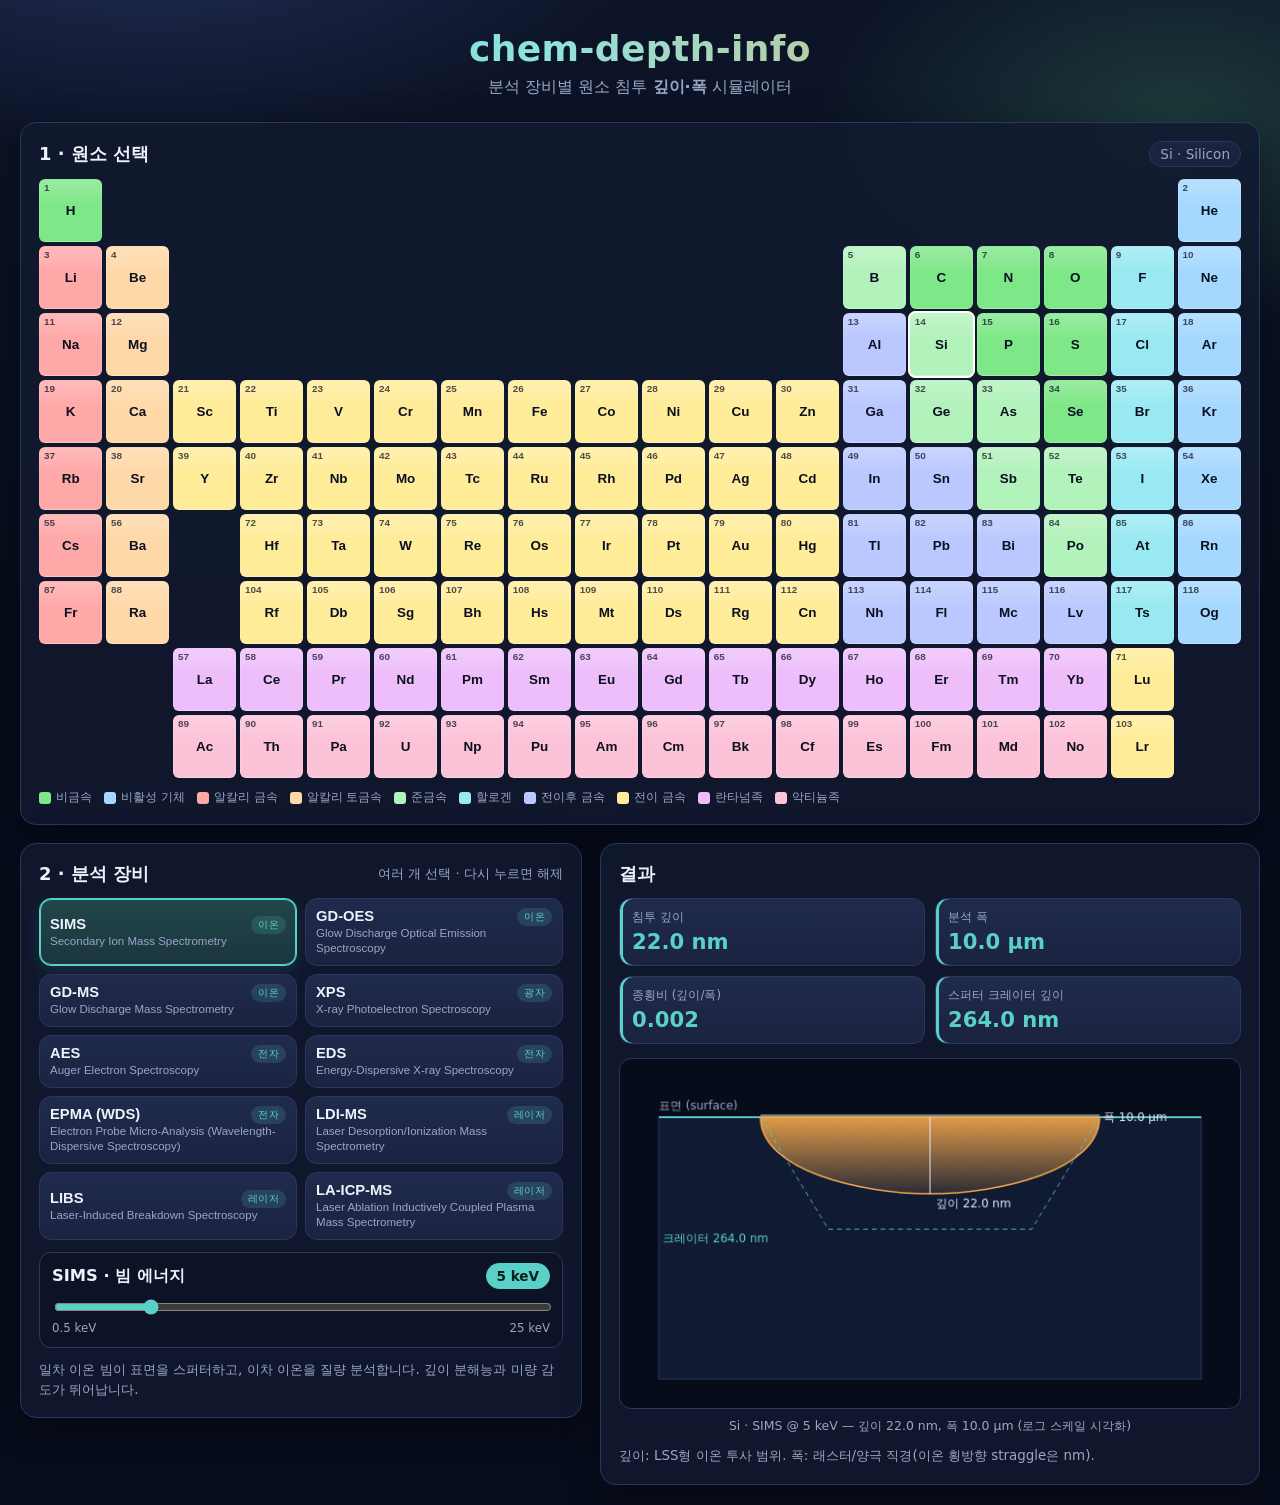
<file: docs/index.html>
<!DOCTYPE html>
<html lang="ko">
<head>
  <meta charset="utf-8" />
  <meta name="viewport" content="width=device-width, initial-scale=1, viewport-fit=cover" />
  <meta name="theme-color" content="#080d1c" />
  <title>chem-depth-info · 화학 분석 깊이 시뮬레이터</title>
  <script>
    (function () {
      var path = location.pathname;
      var dir = path.endsWith("/") ? path : path.replace(/\/[^/]*$/, "/");
      var base = document.createElement("base");
      base.href = dir;
      document.head.appendChild(base);
    })();
  </script>
  <link rel="stylesheet" href="css/style.css" />
</head>
<body>
  <header class="app-header">
    <h1>chem-depth-info</h1>
    <p class="tagline">분석 장비별 원소 침투 <strong>깊이·폭</strong> 시뮬레이터</p>
    <p id="load-error" class="equipment-desc" hidden></p>
  </header>

  <main class="layout">
    <section class="panel table-panel" aria-label="주기율표">
      <div class="panel-title">
        <h2>1 · 원소 선택</h2>
        <span id="selected-label" class="pill">—</span>
      </div>
      <div id="periodic-table" class="periodic-table" role="grid"></div>
      <ul class="legend" id="legend"></ul>
    </section>

    <section class="panel control-panel">
      <div class="panel-title">
        <h2>2 · 분석 장비</h2>
        <span class="hint">여러 개 선택 · 다시 누르면 해제</span>
      </div>
      <div id="equipment-list" class="equipment-list" role="group"></div>
      <div id="control-stack"></div>
      <p id="equipment-desc" class="equipment-desc"></p>
    </section>

    <section class="panel result-panel">
      <div class="panel-title"><h2>결과</h2></div>
      <div class="metrics" id="metrics">
        <div class="metric">
          <span class="metric-label" id="m-depth-label">침투 깊이</span>
          <span class="metric-value" id="m-depth">—</span>
        </div>
        <div class="metric">
          <span class="metric-label" id="m-width-label">분석 폭</span>
          <span class="metric-value" id="m-width">—</span>
        </div>
        <div class="metric">
          <span class="metric-label">종횡비 (깊이/폭)</span>
          <span class="metric-value" id="m-aspect">—</span>
        </div>
        <div class="metric" id="shots-metric" hidden>
          <span class="metric-label">Shot 수</span>
          <span class="metric-value" id="m-shots">—</span>
        </div>
        <div class="metric" id="crater-metric" hidden>
          <span class="metric-label" id="crater-label">크레이터 깊이</span>
          <span class="metric-value" id="m-crater">—</span>
        </div>
      </div>
      <ul id="compare-legend" class="compare-legend" hidden></ul>
      <figure class="viz">
        <canvas id="viz-canvas" width="640" height="360" aria-label="단면 시각화"></canvas>
        <figcaption id="viz-caption">원소와 장비를 선택하면 단면이 그려집니다.</figcaption>
        <p id="model-note" class="equipment-desc"></p>
      </figure>
    </section>
  </main>

  <script src="js/simulation.js"></script>
  <script src="js/workspace.js"></script>
  <script src="js/app.js"></script>
</body>
</html>
</file>
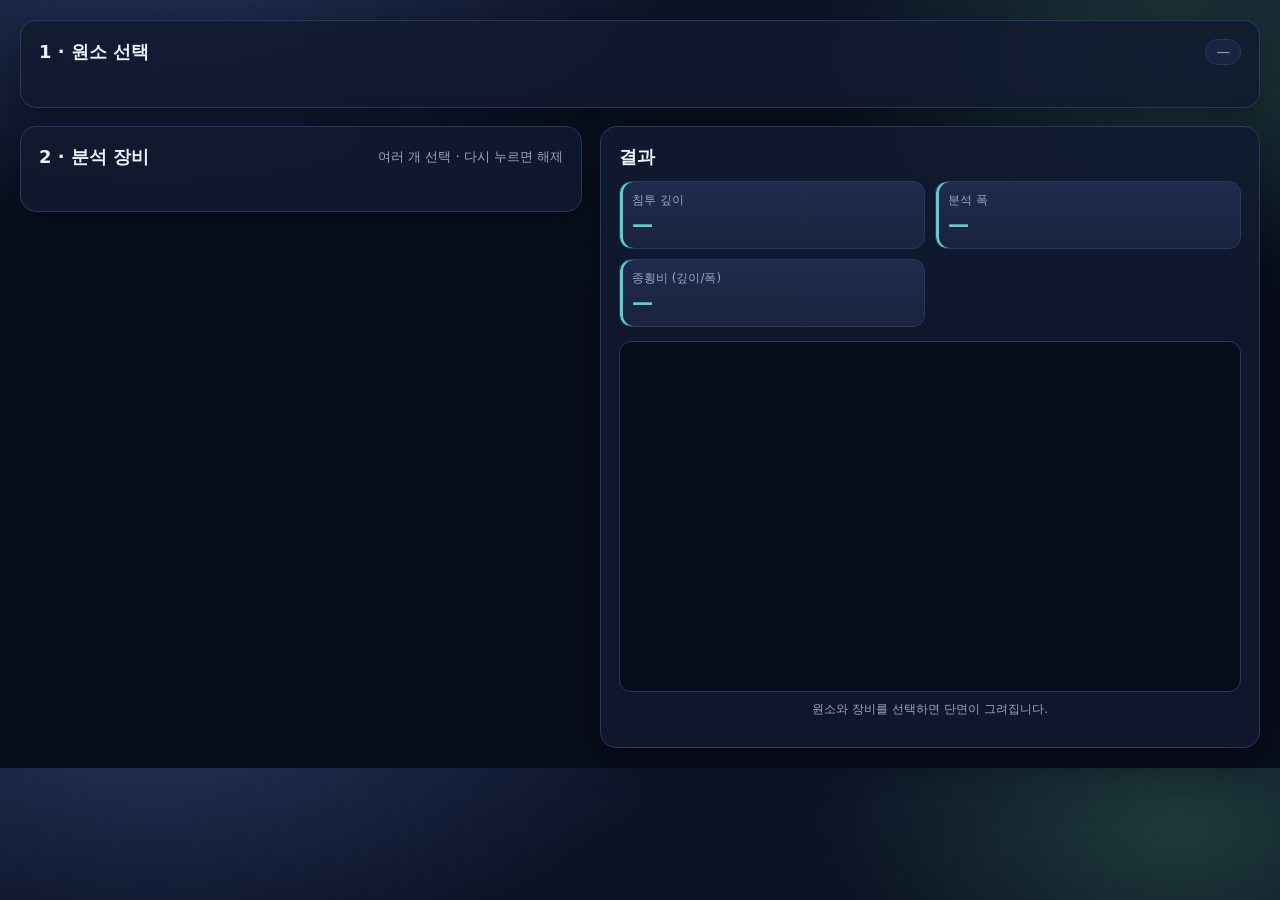
<file: app/picker/index.html>
<!DOCTYPE html>
<html lang="ko">
<head>
  <meta charset="utf-8" />
  <meta name="viewport" content="width=device-width, initial-scale=1" />
  <link rel="stylesheet" href="style.css" />
  <style>
    body { min-height: 0; }
    .layout { max-width: none; }
  </style>
</head>
<body>
  <main class="layout">
    <section class="panel table-panel" aria-label="주기율표">
      <div class="panel-title">
        <h2>1 · 원소 선택</h2>
        <span id="selected-label" class="pill">—</span>
      </div>
      <div id="periodic-table" class="periodic-table" role="grid"></div>
      <ul class="legend" id="legend"></ul>
    </section>

    <section class="panel control-panel">
      <div class="panel-title">
        <h2>2 · 분석 장비</h2>
        <span class="hint">여러 개 선택 · 다시 누르면 해제</span>
      </div>
      <div id="equipment-list" class="equipment-list" role="group"></div>
      <div id="control-stack"></div>
      <p id="equipment-desc" class="equipment-desc"></p>
    </section>

    <section class="panel result-panel">
      <div class="panel-title"><h2>결과</h2></div>
      <div class="metrics" id="metrics">
        <div class="metric">
          <span class="metric-label" id="m-depth-label">침투 깊이</span>
          <span class="metric-value" id="m-depth">—</span>
        </div>
        <div class="metric">
          <span class="metric-label" id="m-width-label">분석 폭</span>
          <span class="metric-value" id="m-width">—</span>
        </div>
        <div class="metric">
          <span class="metric-label">종횡비 (깊이/폭)</span>
          <span class="metric-value" id="m-aspect">—</span>
        </div>
        <div class="metric" id="shots-metric" hidden>
          <span class="metric-label">Shot 수</span>
          <span class="metric-value" id="m-shots">—</span>
        </div>
        <div class="metric" id="crater-metric" hidden>
          <span class="metric-label" id="crater-label">크레이터 깊이</span>
          <span class="metric-value" id="m-crater">—</span>
        </div>
      </div>
      <ul id="compare-legend" class="compare-legend" hidden></ul>
      <figure class="viz">
        <canvas id="viz-canvas" width="640" height="360" aria-label="단면 시각화"></canvas>
        <figcaption id="viz-caption">원소와 장비를 선택하면 단면이 그려집니다.</figcaption>
        <p id="model-note" class="equipment-desc"></p>
      </figure>
    </section>
  </main>
  <script src="simulation.js"></script>
  <script src="workspace.js"></script>
  <script>
    let started = false;

    function reportFrameHeight() {
      const height = Math.ceil(document.documentElement.scrollHeight) + 8;
      window.parent.postMessage({
        isStreamlitMessage: true,
        type: "streamlit:setFrameHeight",
        height,
      }, "*");
    }
    window.reportFrameHeight = reportFrameHeight;

    window.addEventListener("message", (event) => {
      if (!event.data || event.data.type !== "streamlit:render" || started) return;
      const args = event.data.args || {};
      if (!args.elements || !args.elements.length || !args.equipment || !args.equipment.length) return;
      started = true;
      startWorkspace({
        elements: args.elements,
        equipment: args.equipment,
        computeAll(symbol, eqs, controls) {
          const el = args.elements.find((item) => item.symbol === symbol);
          return eqs.map((key) => {
            const ctrl = controls[key];
            const data = simulate(el, key, ctrl.energy, ctrl.shots);
            data.element = {
              symbol: el.symbol,
              name: el.name,
              number: el.number,
              density: el.density,
              atomic_mass: el.atomic_mass,
            };
            return data;
          });
        },
      });
      reportFrameHeight();
    });

    if (window.ResizeObserver) {
      new ResizeObserver(() => reportFrameHeight()).observe(document.body);
    }
    window.parent.postMessage({
      isStreamlitMessage: true,
      type: "streamlit:componentReady",
      apiVersion: 1,
    }, "*");
  </script>
</body>
</html>
</file>
<file: docs/css/style.css>
:root {
  --bg: #080d1c;
  --bg-panel: rgba(18, 26, 48, 0.86);
  --bg-panel-2: #1a2340;
  --text: #eef2fb;
  --text-dim: #9aa6c4;
  --accent: #5ad1c8;
  --accent-2: #f6a94b;
  --accent-soft: rgba(90, 209, 200, 0.16);
  --border: #2a3760;
  --shadow: 0 10px 36px rgba(0, 0, 0, 0.38);
  --radius: 16px;
  --ink: #0b1020;
  --font: clamp(13px, 1.45vw, 16px);
}

* { box-sizing: border-box; }

html {
  font-size: var(--font);
  -webkit-text-size-adjust: 100%;
}

body {
  margin: 0;
  font-family: system-ui, -apple-system, "Segoe UI", Roboto, "Noto Sans KR", sans-serif;
  background:
    radial-gradient(900px 480px at 12% -8%, #24315a 0%, transparent 58%),
    radial-gradient(720px 420px at 92% 8%, #1d3a3a 0%, transparent 50%),
    linear-gradient(180deg, #0d1428 0%, var(--bg) 40%);
  color: var(--text);
  min-height: 100vh;
}

.app-header {
  padding: clamp(16px, 2.4vw, 28px) 20px 4px;
  text-align: center;
}
.app-header h1 {
  margin: 0;
  font-size: clamp(1.35rem, 3.4vw, 2.25rem);
  letter-spacing: 0.4px;
  background: linear-gradient(90deg, var(--accent), #8ee4de 42%, var(--accent-2));
  -webkit-background-clip: text;
  background-clip: text;
  color: transparent;
}
.tagline {
  margin: 8px 0 0;
  color: var(--text-dim);
  font-size: clamp(0.82rem, 1.6vw, 1rem);
}

.layout {
  display: grid;
  grid-template-columns: minmax(280px, 0.92fr) minmax(320px, 1.08fr);
  gap: clamp(12px, 1.6vw, 18px);
  padding: clamp(10px, 1.8vw, 20px);
  max-width: 1520px;
  margin: 0 auto;
  align-items: start;
}
.table-panel { grid-column: 1 / -1; }

.panel {
  background: var(--bg-panel);
  border: 1px solid var(--border);
  border-radius: var(--radius);
  padding: clamp(12px, 1.6vw, 18px);
  box-shadow: var(--shadow);
  backdrop-filter: blur(10px);
}
.panel-title {
  display: flex;
  align-items: center;
  justify-content: space-between;
  gap: 10px;
  margin-bottom: 12px;
}
.panel-title h2 {
  margin: 0;
  font-size: clamp(0.95rem, 1.6vw, 1.12rem);
  color: var(--text);
}
.panel-title h3, .energy-head h3 {
  margin: 0;
  font-size: clamp(0.9rem, 1.5vw, 1.02rem);
}

.pill {
  font-size: clamp(0.72rem, 1.2vw, 0.85rem);
  padding: 4px 10px;
  border-radius: 999px;
  background: var(--bg-panel-2);
  border: 1px solid var(--border);
  color: var(--text-dim);
  white-space: nowrap;
}
.pill-accent {
  color: #08201e;
  background: var(--accent);
  border-color: var(--accent);
  font-weight: 700;
}

.periodic-table {
  display: grid;
  grid-template-columns: repeat(18, minmax(0, 1fr));
  grid-auto-rows: 1fr;
  gap: clamp(2px, 0.28vw, 4px);
}
.element {
  position: relative;
  aspect-ratio: 1 / 1;
  border: 1px solid rgba(255, 255, 255, 0.1);
  border-radius: 6px;
  background:
    linear-gradient(180deg, rgba(255,255,255,0.22), transparent 42%),
    var(--cat, #ced4da);
  color: var(--ink);
  cursor: pointer;
  padding: 2px;
  font-weight: 700;
  display: flex;
  flex-direction: column;
  justify-content: center;
  align-items: center;
  transition: transform 0.1s ease, box-shadow 0.1s ease;
  outline: 2px solid transparent;
  min-width: 0;
}
.element:hover { transform: translateY(-2px); box-shadow: 0 6px 14px rgba(0,0,0,0.35); z-index: 2; }
.element.selected { outline-color: #fff; box-shadow: 0 0 0 2px var(--accent-2); z-index: 3; }
.element .num {
  position: absolute;
  top: 2px;
  left: 4px;
  font-size: clamp(0.38rem, 0.72vw, 0.62rem);
  opacity: 0.72;
  font-weight: 600;
}
.element .sym { font-size: clamp(0.52rem, 1.25vw, 1.05rem); line-height: 1; }

.cat-nonmetals { --cat: #7ee787; }
.cat-noble-gases { --cat: #a5d8ff; }
.cat-alkali-metals { --cat: #ffa8a8; }
.cat-alkaline-earth-metals { --cat: #ffd8a8; }
.cat-metalloids { --cat: #b2f2bb; }
.cat-halogens { --cat: #99e9f2; }
.cat-post-transition-metals, .cat-poor-metals { --cat: #bac8ff; }
.cat-transition-metals { --cat: #ffec99; }
.cat-lanthanides { --cat: #eebefa; }
.cat-actinides { --cat: #fcc2d7; }
.cat-unknown { --cat: #ced4da; }

.legend {
  list-style: none;
  display: flex;
  flex-wrap: wrap;
  gap: 6px 12px;
  padding: 12px 0 0;
  margin: 0;
  font-size: clamp(0.64rem, 1.1vw, 0.74rem);
  color: var(--text-dim);
}
.legend li { display: flex; align-items: center; gap: 5px; }
.legend .swatch { width: 12px; height: 12px; border-radius: 3px; background: var(--cat); }

.equipment-list {
  display: grid;
  grid-template-columns: repeat(2, minmax(0, 1fr));
  gap: 8px;
}
.equipment-btn {
  text-align: left;
  border: 1px solid var(--border);
  background: linear-gradient(180deg, #202a4c, var(--bg-panel-2));
  color: var(--text);
  border-radius: 12px;
  padding: 9px 10px;
  cursor: pointer;
  transition: border-color 0.12s, transform 0.12s, background 0.12s;
  min-width: 0;
}
.equipment-btn:hover { border-color: var(--accent); transform: translateY(-1px); }
.equipment-btn.active {
  border-color: var(--accent);
  background: linear-gradient(180deg, #21464a, #1b3540);
  box-shadow: inset 0 0 0 1px var(--accent), 0 6px 16px rgba(90, 209, 200, 0.12);
}
.equipment-btn .eq-name { font-weight: 750; font-size: clamp(0.78rem, 1.2vw, 0.92rem); }
.equipment-btn .eq-full {
  display: block;
  font-size: clamp(0.62rem, 1vw, 0.72rem);
  color: var(--text-dim);
  margin-top: 2px;
  line-height: 1.3;
}
.equipment-btn .eq-probe {
  float: right;
  font-size: 0.62rem;
  text-transform: uppercase;
  letter-spacing: 0.4px;
  color: var(--accent);
  background: var(--accent-soft);
  border-radius: 999px;
  padding: 2px 7px;
}

.energy-block, .shots-block { margin-top: 16px; }
.energy-head { display: flex; align-items: center; justify-content: space-between; margin-bottom: 8px; }
#energy-slider, #shots-slider { width: 100%; accent-color: var(--accent); }
.energy-scale { display: flex; justify-content: space-between; font-size: clamp(0.64rem, 1.05vw, 0.74rem); color: var(--text-dim); margin-top: 2px; }
.equipment-desc { font-size: clamp(0.74rem, 1.2vw, 0.84rem); color: var(--text-dim); margin: 12px 0 0; line-height: 1.45; }
.panel-title .hint { color: var(--text-dim); font-size: clamp(0.72rem, 1.2vw, 0.82rem); }
.control-card {
  margin-top: 12px;
  padding: 10px 12px 12px;
  border: 1px solid var(--border);
  border-radius: 12px;
  background: rgba(8, 13, 28, 0.35);
}
.control-card + .control-card { margin-top: 8px; }
.control-card input[type="range"] { width: 100%; accent-color: var(--accent); }
.compare-legend {
  list-style: none;
  display: flex;
  flex-wrap: wrap;
  gap: 8px 14px;
  padding: 10px 0 0;
  margin: 0;
  color: var(--text-dim);
  font-size: clamp(0.72rem, 1.2vw, 0.84rem);
}
.compare-legend[hidden], #metrics[hidden] { display: none; }
.compare-legend li { display: flex; align-items: center; gap: 6px; }
.compare-legend .swatch { width: 12px; height: 12px; border-radius: 3px; display: inline-block; }

.metrics { display: grid; grid-template-columns: 1fr 1fr; gap: 10px; }
.metric {
  background: linear-gradient(180deg, #202a4c, var(--bg-panel-2));
  border: 1px solid var(--border);
  border-radius: 12px;
  padding: 11px 12px;
  box-shadow: inset 3px 0 0 var(--accent);
}
.metric-label { display: block; font-size: clamp(0.64rem, 1.05vw, 0.74rem); color: var(--text-dim); }
.metric-value {
  display: block;
  font-size: clamp(1.02rem, 2vw, 1.32rem);
  font-weight: 750;
  margin-top: 3px;
  color: var(--accent);
}

.viz { margin: 14px 0 0; }
#viz-canvas { width: 100%; height: auto; background: #070c1a; border: 1px solid var(--border); border-radius: 12px; display: block; }
#viz-caption { font-size: clamp(0.68rem, 1.1vw, 0.78rem); color: var(--text-dim); margin-top: 8px; text-align: center; line-height: 1.4; }

.result-panel { position: sticky; top: 12px; }

@media (max-width: 1100px) {
  .layout { grid-template-columns: 1fr 1fr; }
  .table-panel { grid-column: 1 / -1; }
  .result-panel { position: static; }
}

@media (max-width: 720px) {
  .layout { grid-template-columns: 1fr; padding: 10px; gap: 12px; }
  .periodic-table { gap: 1.5px; }
  .element { border-radius: 4px; }
  .element .num { display: none; }
  .element .sym { font-size: clamp(0.42rem, 2.5vw, 0.7rem); }
  .equipment-list { grid-template-columns: 1fr; }
  .equipment-btn .eq-full { display: none; }
  .metrics { grid-template-columns: 1fr 1fr; }
  .app-header { padding-bottom: 0; }
}

@media (min-width: 1280px) {
  .element .sym { font-size: clamp(0.82rem, 1.05vw, 1.08rem); }
  .element .num { font-size: 0.62rem; }
}
</file>
<file: app/picker/style.css>
:root {
  --bg: #080d1c;
  --bg-panel: rgba(18, 26, 48, 0.86);
  --bg-panel-2: #1a2340;
  --text: #eef2fb;
  --text-dim: #9aa6c4;
  --accent: #5ad1c8;
  --accent-2: #f6a94b;
  --accent-soft: rgba(90, 209, 200, 0.16);
  --border: #2a3760;
  --shadow: 0 10px 36px rgba(0, 0, 0, 0.38);
  --radius: 16px;
  --ink: #0b1020;
  --font: clamp(13px, 1.45vw, 16px);
}

* { box-sizing: border-box; }

html {
  font-size: var(--font);
  -webkit-text-size-adjust: 100%;
}

body {
  margin: 0;
  font-family: system-ui, -apple-system, "Segoe UI", Roboto, "Noto Sans KR", sans-serif;
  background:
    radial-gradient(900px 480px at 12% -8%, #24315a 0%, transparent 58%),
    radial-gradient(720px 420px at 92% 8%, #1d3a3a 0%, transparent 50%),
    linear-gradient(180deg, #0d1428 0%, var(--bg) 40%);
  color: var(--text);
  min-height: 100vh;
}

.app-header {
  padding: clamp(16px, 2.4vw, 28px) 20px 4px;
  text-align: center;
}
.app-header h1 {
  margin: 0;
  font-size: clamp(1.35rem, 3.4vw, 2.25rem);
  letter-spacing: 0.4px;
  background: linear-gradient(90deg, var(--accent), #8ee4de 42%, var(--accent-2));
  -webkit-background-clip: text;
  background-clip: text;
  color: transparent;
}
.tagline {
  margin: 8px 0 0;
  color: var(--text-dim);
  font-size: clamp(0.82rem, 1.6vw, 1rem);
}

.layout {
  display: grid;
  grid-template-columns: minmax(280px, 0.92fr) minmax(320px, 1.08fr);
  gap: clamp(12px, 1.6vw, 18px);
  padding: clamp(10px, 1.8vw, 20px);
  max-width: 1520px;
  margin: 0 auto;
  align-items: start;
}
.table-panel { grid-column: 1 / -1; }

.panel {
  background: var(--bg-panel);
  border: 1px solid var(--border);
  border-radius: var(--radius);
  padding: clamp(12px, 1.6vw, 18px);
  box-shadow: var(--shadow);
  backdrop-filter: blur(10px);
}
.panel-title {
  display: flex;
  align-items: center;
  justify-content: space-between;
  gap: 10px;
  margin-bottom: 12px;
}
.panel-title h2 {
  margin: 0;
  font-size: clamp(0.95rem, 1.6vw, 1.12rem);
  color: var(--text);
}
.panel-title h3, .energy-head h3 {
  margin: 0;
  font-size: clamp(0.9rem, 1.5vw, 1.02rem);
}

.pill {
  font-size: clamp(0.72rem, 1.2vw, 0.85rem);
  padding: 4px 10px;
  border-radius: 999px;
  background: var(--bg-panel-2);
  border: 1px solid var(--border);
  color: var(--text-dim);
  white-space: nowrap;
}
.pill-accent {
  color: #08201e;
  background: var(--accent);
  border-color: var(--accent);
  font-weight: 700;
}

.periodic-table {
  display: grid;
  grid-template-columns: repeat(18, minmax(0, 1fr));
  grid-auto-rows: 1fr;
  gap: clamp(2px, 0.28vw, 4px);
}
.element {
  position: relative;
  aspect-ratio: 1 / 1;
  border: 1px solid rgba(255, 255, 255, 0.1);
  border-radius: 6px;
  background:
    linear-gradient(180deg, rgba(255,255,255,0.22), transparent 42%),
    var(--cat, #ced4da);
  color: var(--ink);
  cursor: pointer;
  padding: 2px;
  font-weight: 700;
  display: flex;
  flex-direction: column;
  justify-content: center;
  align-items: center;
  transition: transform 0.1s ease, box-shadow 0.1s ease;
  outline: 2px solid transparent;
  min-width: 0;
}
.element:hover { transform: translateY(-2px); box-shadow: 0 6px 14px rgba(0,0,0,0.35); z-index: 2; }
.element.selected { outline-color: #fff; box-shadow: 0 0 0 2px var(--accent-2); z-index: 3; }
.element .num {
  position: absolute;
  top: 2px;
  left: 4px;
  font-size: clamp(0.38rem, 0.72vw, 0.62rem);
  opacity: 0.72;
  font-weight: 600;
}
.element .sym { font-size: clamp(0.52rem, 1.25vw, 1.05rem); line-height: 1; }

.cat-nonmetals { --cat: #7ee787; }
.cat-noble-gases { --cat: #a5d8ff; }
.cat-alkali-metals { --cat: #ffa8a8; }
.cat-alkaline-earth-metals { --cat: #ffd8a8; }
.cat-metalloids { --cat: #b2f2bb; }
.cat-halogens { --cat: #99e9f2; }
.cat-post-transition-metals, .cat-poor-metals { --cat: #bac8ff; }
.cat-transition-metals { --cat: #ffec99; }
.cat-lanthanides { --cat: #eebefa; }
.cat-actinides { --cat: #fcc2d7; }
.cat-unknown { --cat: #ced4da; }

.legend {
  list-style: none;
  display: flex;
  flex-wrap: wrap;
  gap: 6px 12px;
  padding: 12px 0 0;
  margin: 0;
  font-size: clamp(0.64rem, 1.1vw, 0.74rem);
  color: var(--text-dim);
}
.legend li { display: flex; align-items: center; gap: 5px; }
.legend .swatch { width: 12px; height: 12px; border-radius: 3px; background: var(--cat); }

.equipment-list {
  display: grid;
  grid-template-columns: repeat(2, minmax(0, 1fr));
  gap: 8px;
}
.equipment-btn {
  text-align: left;
  border: 1px solid var(--border);
  background: linear-gradient(180deg, #202a4c, var(--bg-panel-2));
  color: var(--text);
  border-radius: 12px;
  padding: 9px 10px;
  cursor: pointer;
  transition: border-color 0.12s, transform 0.12s, background 0.12s;
  min-width: 0;
}
.equipment-btn:hover { border-color: var(--accent); transform: translateY(-1px); }
.equipment-btn.active {
  border-color: var(--accent);
  background: linear-gradient(180deg, #21464a, #1b3540);
  box-shadow: inset 0 0 0 1px var(--accent), 0 6px 16px rgba(90, 209, 200, 0.12);
}
.equipment-btn .eq-name { font-weight: 750; font-size: clamp(0.78rem, 1.2vw, 0.92rem); }
.equipment-btn .eq-full {
  display: block;
  font-size: clamp(0.62rem, 1vw, 0.72rem);
  color: var(--text-dim);
  margin-top: 2px;
  line-height: 1.3;
}
.equipment-btn .eq-probe {
  float: right;
  font-size: 0.62rem;
  text-transform: uppercase;
  letter-spacing: 0.4px;
  color: var(--accent);
  background: var(--accent-soft);
  border-radius: 999px;
  padding: 2px 7px;
}

.energy-block, .shots-block { margin-top: 16px; }
.energy-head { display: flex; align-items: center; justify-content: space-between; margin-bottom: 8px; }
#energy-slider, #shots-slider { width: 100%; accent-color: var(--accent); }
.energy-scale { display: flex; justify-content: space-between; font-size: clamp(0.64rem, 1.05vw, 0.74rem); color: var(--text-dim); margin-top: 2px; }
.equipment-desc { font-size: clamp(0.74rem, 1.2vw, 0.84rem); color: var(--text-dim); margin: 12px 0 0; line-height: 1.45; }
.panel-title .hint { color: var(--text-dim); font-size: clamp(0.72rem, 1.2vw, 0.82rem); }
.control-card {
  margin-top: 12px;
  padding: 10px 12px 12px;
  border: 1px solid var(--border);
  border-radius: 12px;
  background: rgba(8, 13, 28, 0.35);
}
.control-card + .control-card { margin-top: 8px; }
.control-card input[type="range"] { width: 100%; accent-color: var(--accent); }
.compare-legend {
  list-style: none;
  display: flex;
  flex-wrap: wrap;
  gap: 8px 14px;
  padding: 10px 0 0;
  margin: 0;
  color: var(--text-dim);
  font-size: clamp(0.72rem, 1.2vw, 0.84rem);
}
.compare-legend[hidden], #metrics[hidden] { display: none; }
.compare-legend li { display: flex; align-items: center; gap: 6px; }
.compare-legend .swatch { width: 12px; height: 12px; border-radius: 3px; display: inline-block; }

.metrics { display: grid; grid-template-columns: 1fr 1fr; gap: 10px; }
.metric {
  background: linear-gradient(180deg, #202a4c, var(--bg-panel-2));
  border: 1px solid var(--border);
  border-radius: 12px;
  padding: 11px 12px;
  box-shadow: inset 3px 0 0 var(--accent);
}
.metric-label { display: block; font-size: clamp(0.64rem, 1.05vw, 0.74rem); color: var(--text-dim); }
.metric-value {
  display: block;
  font-size: clamp(1.02rem, 2vw, 1.32rem);
  font-weight: 750;
  margin-top: 3px;
  color: var(--accent);
}

.viz { margin: 14px 0 0; }
#viz-canvas { width: 100%; height: auto; background: #070c1a; border: 1px solid var(--border); border-radius: 12px; display: block; }
#viz-caption { font-size: clamp(0.68rem, 1.1vw, 0.78rem); color: var(--text-dim); margin-top: 8px; text-align: center; line-height: 1.4; }

.result-panel { position: sticky; top: 12px; }

@media (max-width: 1100px) {
  .layout { grid-template-columns: 1fr 1fr; }
  .table-panel { grid-column: 1 / -1; }
  .result-panel { position: static; }
}

@media (max-width: 720px) {
  .layout { grid-template-columns: 1fr; padding: 10px; gap: 12px; }
  .periodic-table { gap: 1.5px; }
  .element { border-radius: 4px; }
  .element .num { display: none; }
  .element .sym { font-size: clamp(0.42rem, 2.5vw, 0.7rem); }
  .equipment-list { grid-template-columns: 1fr; }
  .equipment-btn .eq-full { display: none; }
  .metrics { grid-template-columns: 1fr 1fr; }
  .app-header { padding-bottom: 0; }
}

@media (min-width: 1280px) {
  .element .sym { font-size: clamp(0.82rem, 1.05vw, 1.08rem); }
  .element .num { font-size: 0.62rem; }
}
</file>
